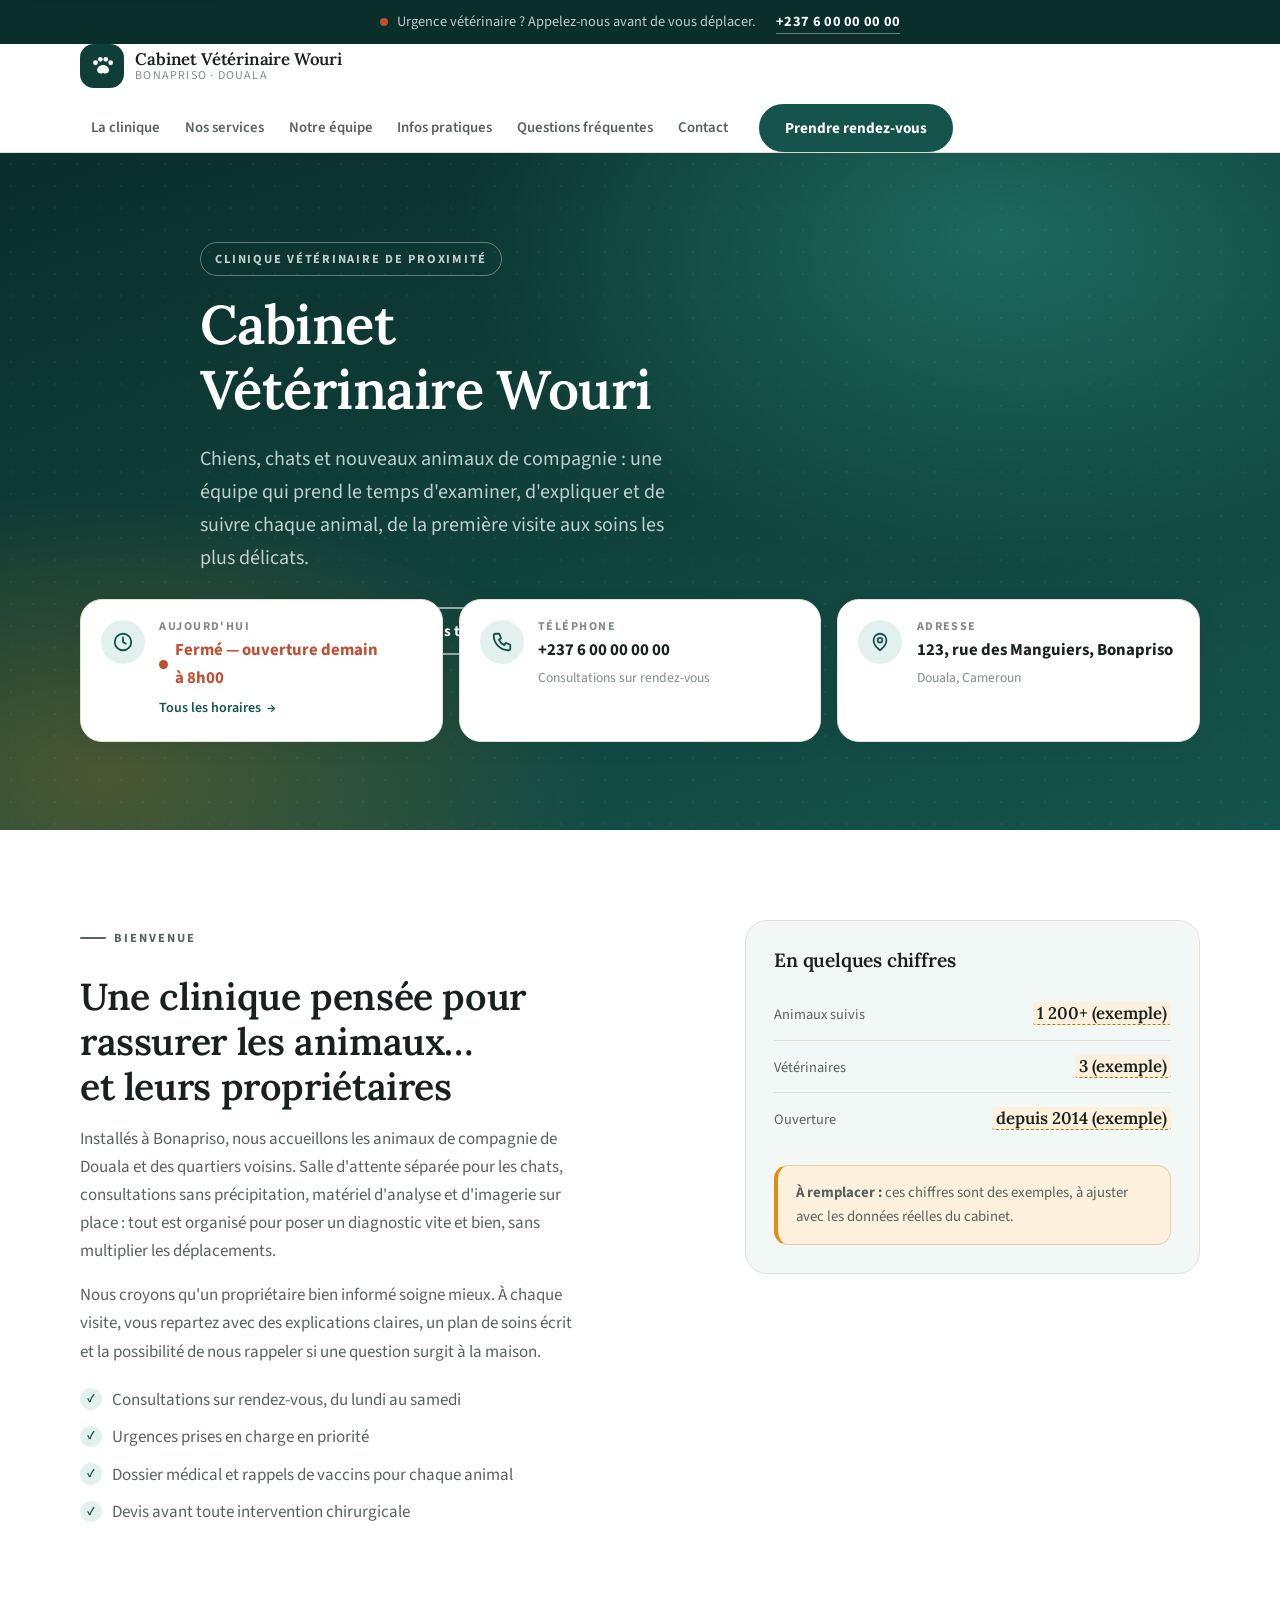
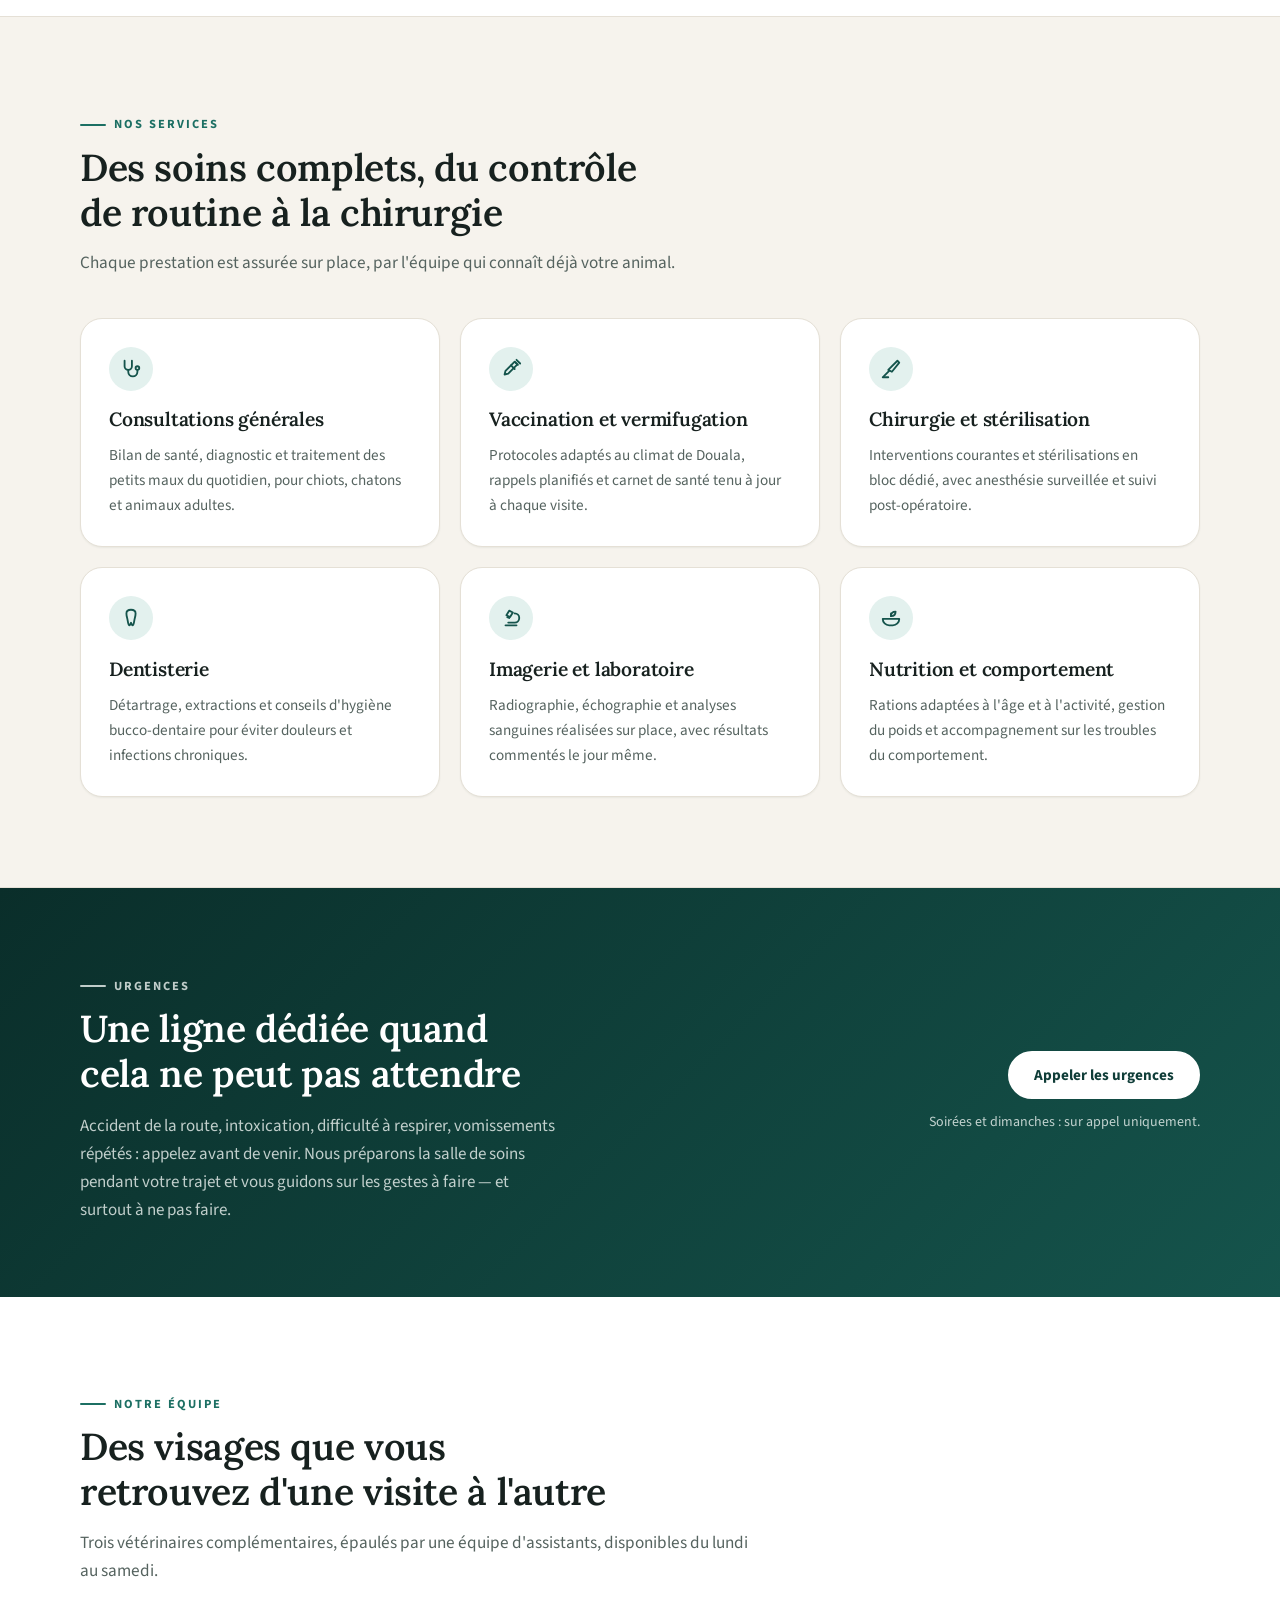
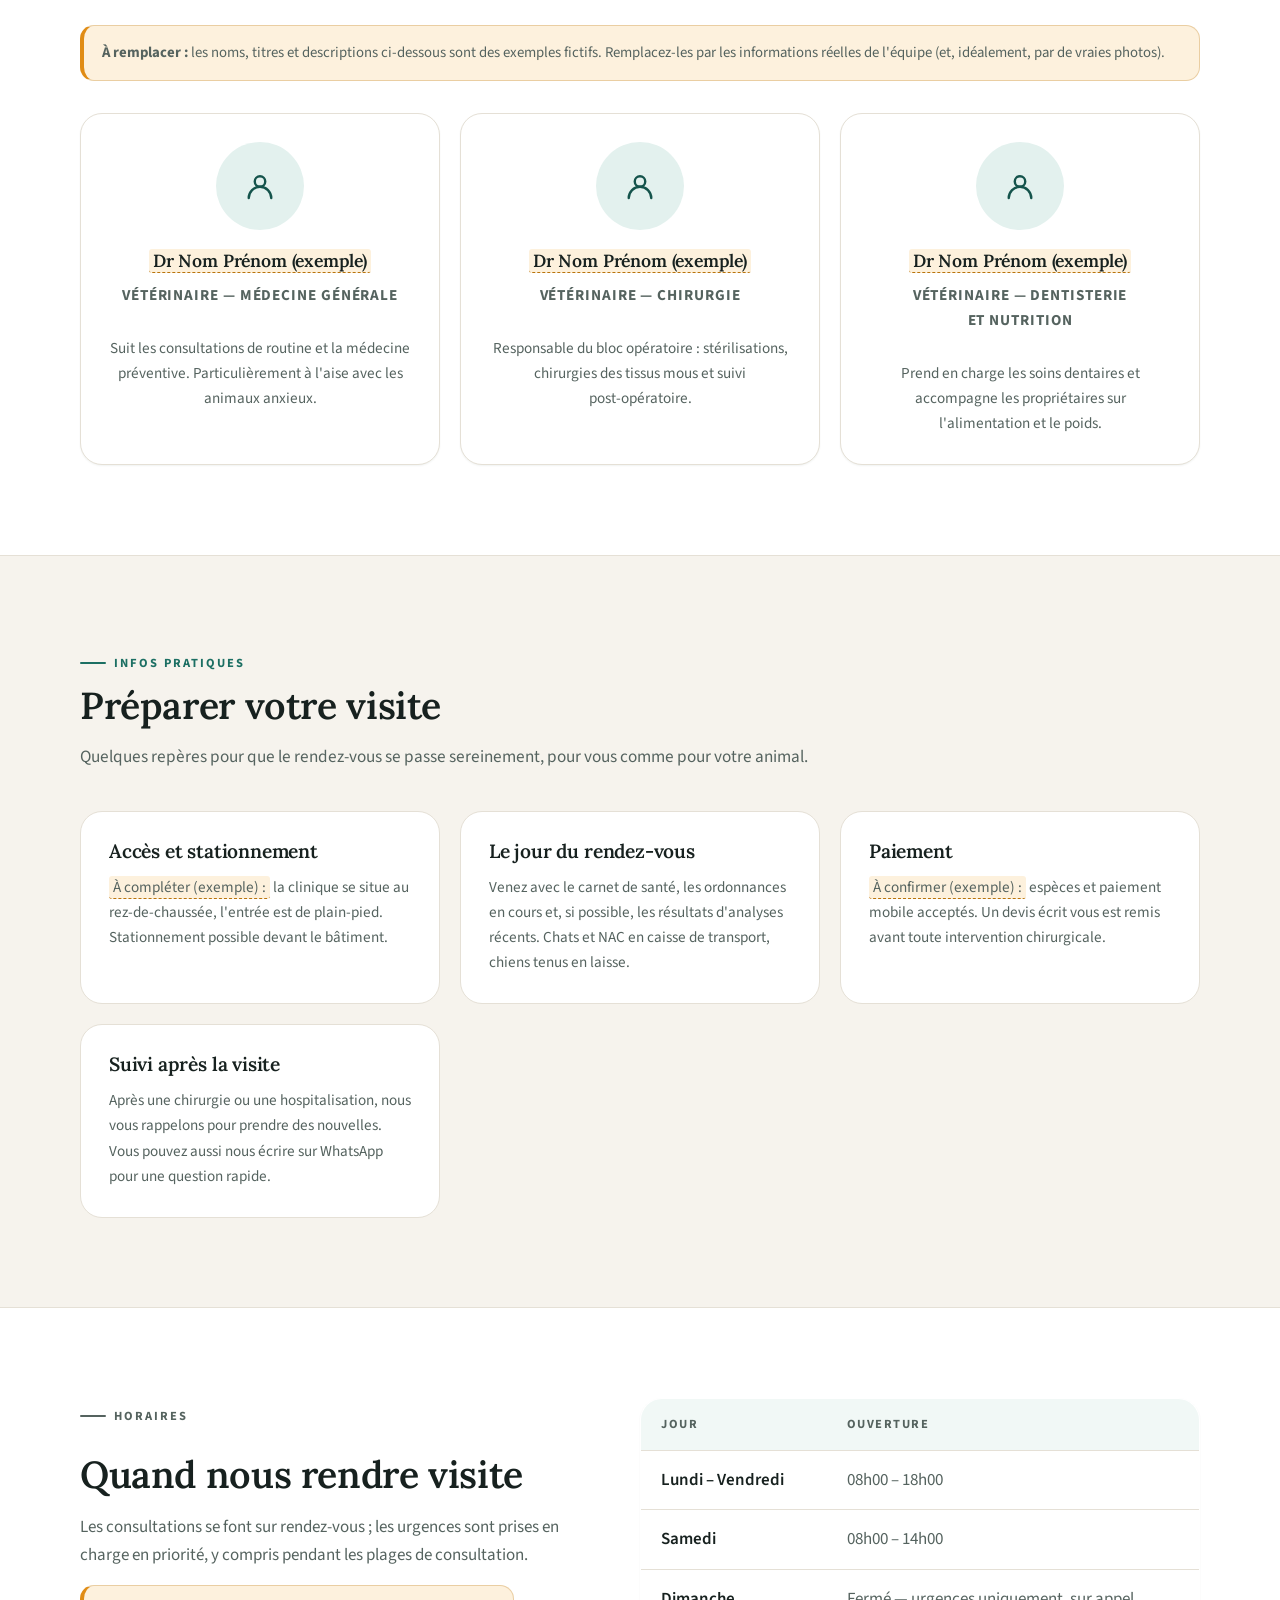
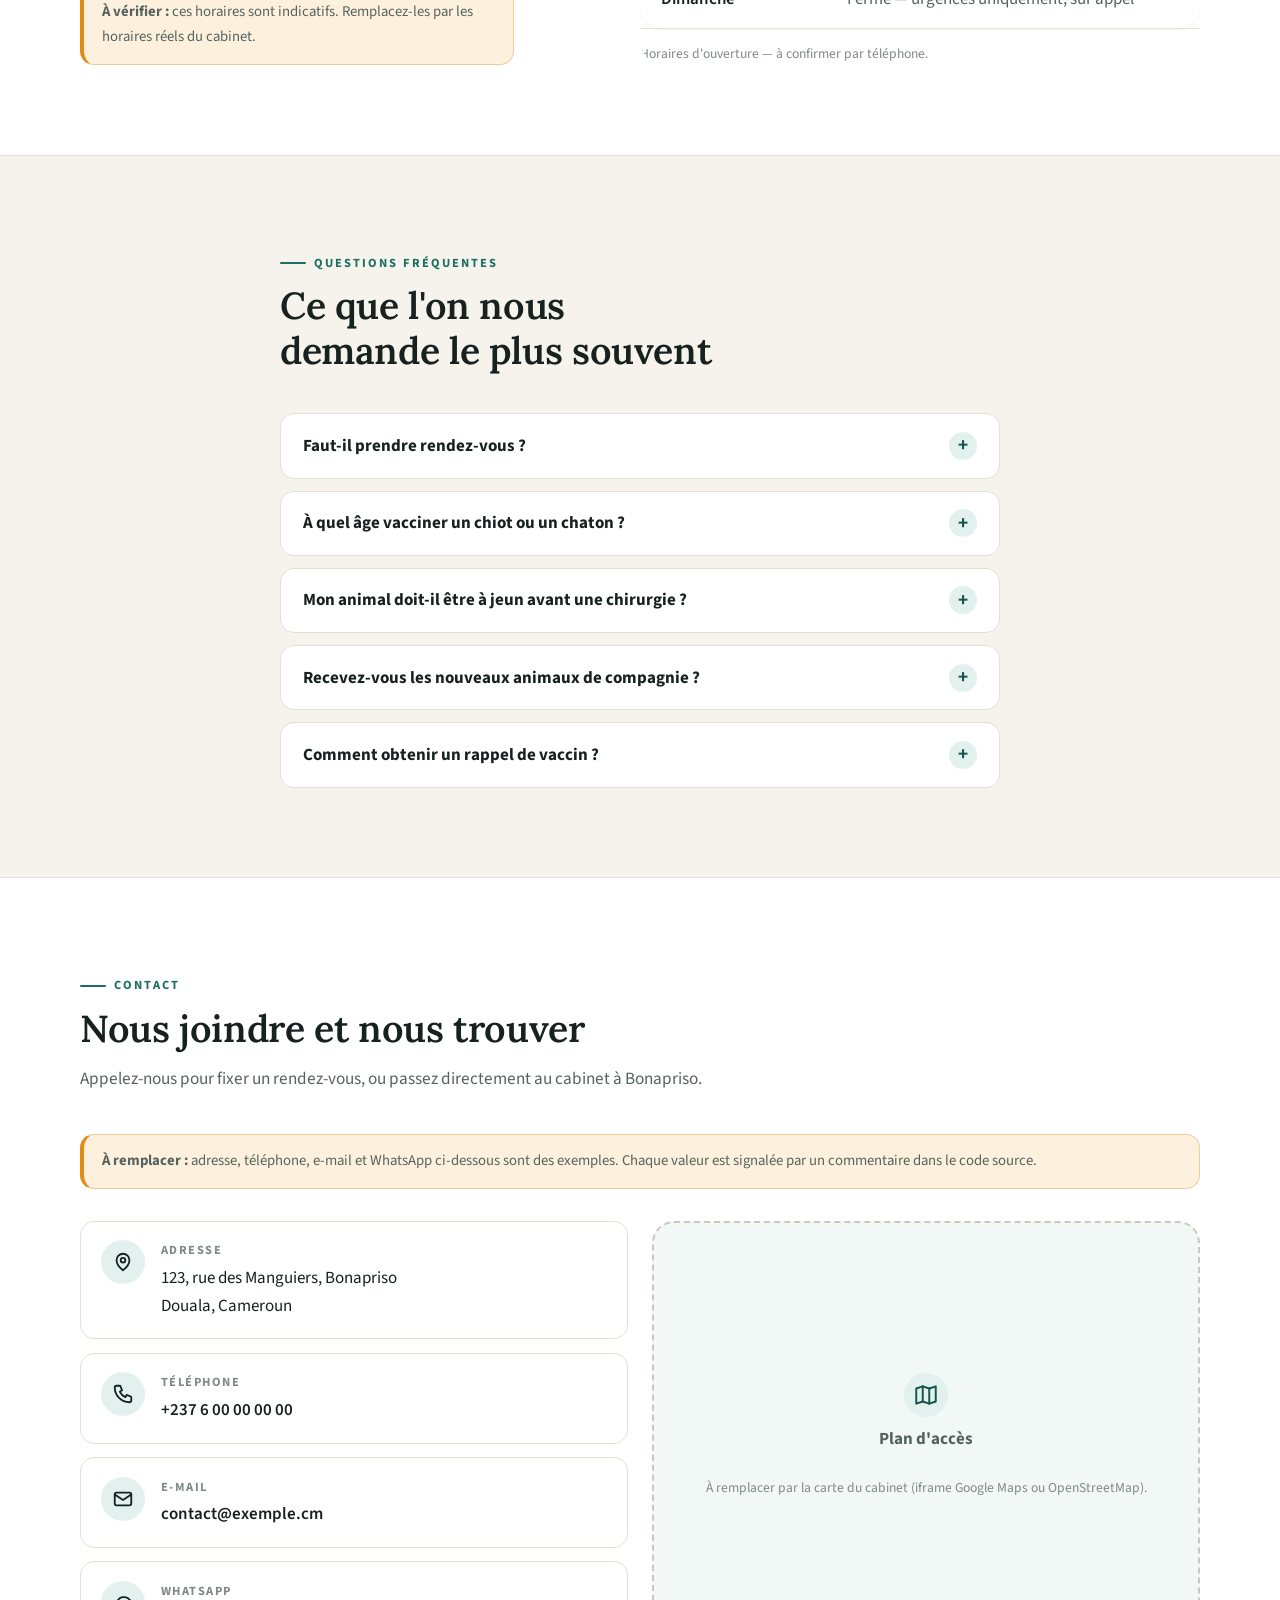
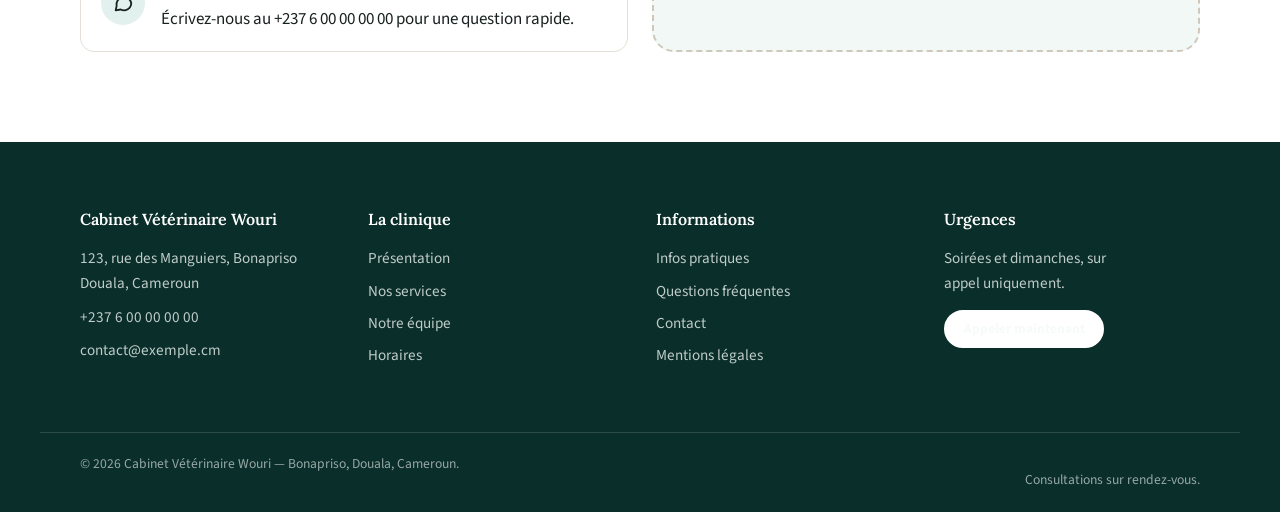
<file: index.html>
<!doctype html>
<html lang="fr">
<head>
<meta charset="utf-8">
<meta name="viewport" content="width=device-width, initial-scale=1">
<title>Cabinet Vétérinaire Wouri — clinique vétérinaire à Douala (Bonapriso)</title>
<meta name="description" content="Clinique vétérinaire à Douala, quartier Bonapriso : consultations, vaccination, chirurgie, imagerie, dentisterie et urgences pour chiens, chats et nouveaux animaux de compagnie.">
<meta name="color-scheme" content="light dark">
<meta name="theme-color" content="#0f3d38">
<meta property="og:type" content="website">
<meta property="og:locale" content="fr_FR">
<meta property="og:title" content="Cabinet Vétérinaire Wouri — clinique vétérinaire à Douala">
<meta property="og:description" content="Une équipe vétérinaire à vos côtés à Bonapriso : médecine préventive, chirurgie, imagerie et urgences.">

<!--
  Aucune règle CSS ni aucun script en ligne dans cette page.

    assets/css/styles.css   → toute la mise en forme (thème clair/sombre, grilles, composants)
    assets/js/main.js       → menu mobile, en-tête compact au défilement, accordéon FAQ,
                              statut « ouvert / fermé » en direct, bouton retour en haut

  Les crochets utilisés par main.js sont les attributs data-* présents ci-dessous :
    data-entete, data-menu, data-menu-bouton, data-statut, data-faq, data-haut, data-annee
  La feuille de style s'appuie sur les mêmes attributs (menu ouvert/fermé, en-tête compact,
  pastille verte ou corail du statut) : renommer un crochet demande de modifier les trois fichiers.
-->
<link rel="preconnect" href="https://fonts.googleapis.com">
<link rel="preconnect" href="https://fonts.gstatic.com" crossorigin>
<link rel="stylesheet" href="https://fonts.googleapis.com/css2?family=Lora:wght@500;600&family=Source+Sans+3:wght@400;600;700&display=swap">
<link rel="stylesheet" href="assets/css/styles.css">
<script src="assets/js/main.js" defer></script>
</head>
<body>

<a class="lien-evitement" href="#contenu">Aller au contenu principal</a>

<!-- Bandeau urgences, en haut de toutes les pages -->
<div class="bandeau">
  <div class="contenu bandeau__inner">
    <p class="bandeau__texte">
      <span class="pastille" aria-hidden="true"></span>
      Urgence vétérinaire&nbsp;? Appelez-nous avant de vous déplacer.
    </p>
    <!-- NUMÉRO FICTIF — remplacer par le vrai numéro d'urgence -->
    <a class="bandeau__lien" href="tel:+237600000000">+237 6 00 00 00 00</a>
  </div>
</div>

<header class="entete" data-entete>
  <div class="contenu entete__inner">

    <!-- Nom du cabinet : à remplacer par le nom réel -->
    <a class="logo" href="#accueil">
      <span class="logo__marque" aria-hidden="true">
        <svg width="26" height="26" viewBox="0 0 24 24" fill="currentColor" focusable="false">
          <circle cx="6" cy="9" r="2.2"/>
          <circle cx="10.5" cy="5.8" r="2.2"/>
          <circle cx="15.5" cy="5.8" r="2.2"/>
          <circle cx="20" cy="9" r="2.2"/>
          <path d="M13 11c2.8 0 5.5 2.1 5.5 4.8 0 2-1.5 3.2-3.4 3.2-1.1 0-1.7-.5-2.1-.5s-1 .5-2.1.5c-1.9 0-3.4-1.2-3.4-3.2C7.5 13.1 10.2 11 13 11z"/>
        </svg>
      </span>
      <span class="logo__texte">
        <strong>Cabinet Vétérinaire Wouri</strong>
        <small>Bonapriso · Douala</small>
      </span>
    </a>

    <button class="burger" type="button" aria-expanded="false" aria-controls="menu-principal" data-menu-bouton>
      <span class="burger__barres" aria-hidden="true"></span>
      <span class="burger__texte">Menu</span>
    </button>

    <nav class="nav" id="menu-principal" aria-label="Navigation principale" data-menu>
      <ul class="nav__liste">
        <li><a href="#clinique">La clinique</a></li>
        <li><a href="#services">Nos services</a></li>
        <li><a href="#equipe">Notre équipe</a></li>
        <li><a href="#infos">Infos pratiques</a></li>
        <li><a href="#faq">Questions fréquentes</a></li>
        <li><a href="#contact">Contact</a></li>
      </ul>
      <!-- NUMÉRO FICTIF — remplacer par le vrai numéro du cabinet -->
      <a class="btn btn--principal nav__cta" href="tel:+237600000000">Prendre rendez-vous</a>
    </nav>

  </div>
</header>

<main id="contenu">

  <!-- ============ Accroche ============ -->
  <section class="hero" id="accueil" aria-labelledby="titre-hero">
    <div class="hero__media" aria-hidden="true"></div>

    <div class="contenu hero__inner">
      <p class="hero__surtitre">Clinique vétérinaire de proximité</p>
      <h1 id="titre-hero">Cabinet Vétérinaire Wouri</h1>
      <p class="hero__texte">
        Chiens, chats et nouveaux animaux de compagnie&nbsp;: une équipe qui prend le temps
        d'examiner, d'expliquer et de suivre chaque animal, de la première visite
        aux soins les plus délicats.
      </p>
      <div class="hero__actions">
        <!-- NUMÉRO FICTIF — remplacer par le vrai numéro du cabinet -->
        <a class="btn btn--clair" href="tel:+237600000000">Appeler la clinique</a>
        <a class="btn btn--fantome" href="#contact">Nous trouver</a>
      </div>
    </div>

    <div class="contenu">
      <ul class="infos-rapides">

        <li class="info-rapide">
          <span class="icone" aria-hidden="true">
            <svg width="22" height="22" viewBox="0 0 24 24" fill="none" stroke="currentColor" stroke-width="2" stroke-linecap="round" stroke-linejoin="round" focusable="false">
              <circle cx="12" cy="12" r="9"/>
              <path d="M12 7v5l3 2"/>
            </svg>
          </span>
          <div>
            <h2>Aujourd'hui</h2>
            <!-- Le texte ci-dessous est remplacé par main.js (ouvert / fermé selon l'heure) -->
            <p class="info-rapide__valeur" data-statut>08h00 – 18h00</p>
            <a class="lien-fleche" href="#horaires">Tous les horaires</a>
          </div>
        </li>

        <li class="info-rapide">
          <span class="icone" aria-hidden="true">
            <svg width="22" height="22" viewBox="0 0 24 24" fill="none" stroke="currentColor" stroke-width="2" stroke-linecap="round" stroke-linejoin="round" focusable="false">
              <path d="M5 3h4l2 5-2.5 1.5a12 12 0 0 0 6 6L16 13l5 2v4a2 2 0 0 1-2 2A16 16 0 0 1 3 5a2 2 0 0 1 2-2z"/>
            </svg>
          </span>
          <div>
            <h2>Téléphone</h2>
            <!-- NUMÉRO FICTIF — remplacer par le vrai numéro du cabinet -->
            <p class="info-rapide__valeur"><a href="tel:+237600000000">+237 6 00 00 00 00</a></p>
            <span class="info-rapide__note">Consultations sur rendez-vous</span>
          </div>
        </li>

        <li class="info-rapide">
          <span class="icone" aria-hidden="true">
            <svg width="22" height="22" viewBox="0 0 24 24" fill="none" stroke="currentColor" stroke-width="2" stroke-linecap="round" stroke-linejoin="round" focusable="false">
              <path d="M12 21s7-5.5 7-11a7 7 0 1 0-14 0c0 5.5 7 11 7 11z"/>
              <circle cx="12" cy="10" r="2.5"/>
            </svg>
          </span>
          <div>
            <h2>Adresse</h2>
            <!-- ADRESSE FICTIVE — remplacer par l'adresse réelle du cabinet -->
            <p class="info-rapide__valeur">123, rue des Manguiers, Bonapriso</p>
            <span class="info-rapide__note">Douala, Cameroun</span>
          </div>
        </li>

      </ul>
    </div>
  </section>

  <!-- ============ Présentation ============ -->
  <section class="section" id="clinique" aria-labelledby="titre-clinique">
    <div class="contenu duo">
      <div class="duo__texte">
        <p class="surtitre">Bienvenue</p>
        <h2 id="titre-clinique">Une clinique pensée pour rassurer les animaux… et leurs propriétaires</h2>
        <p>
          Installés à Bonapriso, nous accueillons les animaux de compagnie de Douala et des
          quartiers voisins. Salle d'attente séparée pour les chats, consultations sans
          précipitation, matériel d'analyse et d'imagerie sur place&nbsp;: tout est organisé
          pour poser un diagnostic vite et bien, sans multiplier les déplacements.
        </p>
        <p>
          Nous croyons qu'un propriétaire bien informé soigne mieux. À chaque visite, vous
          repartez avec des explications claires, un plan de soins écrit et la possibilité
          de nous rappeler si une question surgit à la maison.
        </p>
        <ul class="liste-coches">
          <li>Consultations sur rendez-vous, du lundi au samedi</li>
          <li>Urgences prises en charge en priorité</li>
          <li>Dossier médical et rappels de vaccins pour chaque animal</li>
          <li>Devis avant toute intervention chirurgicale</li>
        </ul>
      </div>

      <aside class="duo__aparte">
        <h3>En quelques chiffres</h3>
        <dl class="chiffres">
          <div>
            <dt>Animaux suivis</dt>
            <dd><span class="placeholder">1 200+ (exemple)</span></dd>
          </div>
          <div>
            <dt>Vétérinaires</dt>
            <dd><span class="placeholder">3 (exemple)</span></dd>
          </div>
          <div>
            <dt>Ouverture</dt>
            <dd><span class="placeholder">depuis 2014 (exemple)</span></dd>
          </div>
        </dl>
        <p class="note">
          <strong>À remplacer&nbsp;:</strong> ces chiffres sont des exemples, à ajuster avec
          les données réelles du cabinet.
        </p>
      </aside>
    </div>
  </section>

  <!-- ============ Services ============ -->
  <section class="section section--claire" id="services" aria-labelledby="titre-services">
    <div class="contenu">
      <header class="section__entete">
        <p class="surtitre">Nos services</p>
        <h2 id="titre-services">Des soins complets, du contrôle de routine à la chirurgie</h2>
        <p class="section__intro">
          Chaque prestation est assurée sur place, par l'équipe qui connaît déjà votre animal.
        </p>
      </header>

      <div class="grille grille--3">

        <article class="carte">
          <span class="icone" aria-hidden="true">
            <svg width="22" height="22" viewBox="0 0 24 24" fill="none" stroke="currentColor" stroke-width="2" stroke-linecap="round" stroke-linejoin="round" focusable="false">
              <path d="M5 3v6a4 4 0 0 0 8 0V3"/>
              <path d="M9 13v2a5 5 0 0 0 10 0v-2"/>
              <circle cx="19" cy="11" r="2"/>
            </svg>
          </span>
          <h3>Consultations générales</h3>
          <p>Bilan de santé, diagnostic et traitement des petits maux du quotidien, pour chiots, chatons et animaux adultes.</p>
        </article>

        <article class="carte">
          <span class="icone" aria-hidden="true">
            <svg width="22" height="22" viewBox="0 0 24 24" fill="none" stroke="currentColor" stroke-width="2" stroke-linecap="round" stroke-linejoin="round" focusable="false">
              <path d="M18 2l4 4"/>
              <path d="M16.5 4.5l3 3"/>
              <path d="M19 7L9 17l-4 1 1-4L16 4z"/>
              <path d="M12 8l4 4"/>
            </svg>
          </span>
          <h3>Vaccination et vermifugation</h3>
          <p>Protocoles adaptés au climat de Douala, rappels planifiés et carnet de santé tenu à jour à chaque visite.</p>
        </article>

        <article class="carte">
          <span class="icone" aria-hidden="true">
            <svg width="22" height="22" viewBox="0 0 24 24" fill="none" stroke="currentColor" stroke-width="2" stroke-linecap="round" stroke-linejoin="round" focusable="false">
              <path d="M4 20l6-6"/>
              <path d="M9 13L19 3l2 2-8 10z"/>
              <path d="M3 21h6"/>
            </svg>
          </span>
          <h3>Chirurgie et stérilisation</h3>
          <p>Interventions courantes et stérilisations en bloc dédié, avec anesthésie surveillée et suivi post-opératoire.</p>
        </article>

        <article class="carte">
          <span class="icone" aria-hidden="true">
            <svg width="22" height="22" viewBox="0 0 24 24" fill="none" stroke="currentColor" stroke-width="2" stroke-linecap="round" stroke-linejoin="round" focusable="false">
              <path d="M12 3c3 0 5 1.5 5 4 0 3-1 5-1.5 8.5C15.2 18 14.6 20 13.5 20S12.6 17 12 17s-.4 3-1.5 3S8.8 18 8.5 15.5C8 12 7 10 7 7c0-2.5 2-4 5-4z"/>
            </svg>
          </span>
          <h3>Dentisterie</h3>
          <p>Détartrage, extractions et conseils d'hygiène bucco-dentaire pour éviter douleurs et infections chroniques.</p>
        </article>

        <article class="carte">
          <span class="icone" aria-hidden="true">
            <svg width="22" height="22" viewBox="0 0 24 24" fill="none" stroke="currentColor" stroke-width="2" stroke-linecap="round" stroke-linejoin="round" focusable="false">
              <path d="M6 20h12"/>
              <path d="M9 17h7a5 5 0 0 0 0-10"/>
              <path d="M10 4l4 2-3 5-4-2z"/>
              <path d="M8 11l2 1"/>
            </svg>
          </span>
          <h3>Imagerie et laboratoire</h3>
          <p>Radiographie, échographie et analyses sanguines réalisées sur place, avec résultats commentés le jour même.</p>
        </article>

        <article class="carte">
          <span class="icone" aria-hidden="true">
            <svg width="22" height="22" viewBox="0 0 24 24" fill="none" stroke="currentColor" stroke-width="2" stroke-linecap="round" stroke-linejoin="round" focusable="false">
              <path d="M3 13h18a7 7 0 0 1-7 7h-4a7 7 0 0 1-7-7z"/>
              <path d="M12 10c0-3 2-5 5-5 0 3-2 5-5 5z"/>
              <path d="M12 10V7"/>
            </svg>
          </span>
          <h3>Nutrition et comportement</h3>
          <p>Rations adaptées à l'âge et à l'activité, gestion du poids et accompagnement sur les troubles du comportement.</p>
        </article>

      </div>
    </div>
  </section>

  <!-- ============ Urgences ============ -->
  <section class="urgences" aria-labelledby="titre-urgences">
    <div class="contenu urgences__inner">
      <div>
        <p class="surtitre surtitre--clair">Urgences</p>
        <h2 id="titre-urgences">Une ligne dédiée quand cela ne peut pas attendre</h2>
        <p>
          Accident de la route, intoxication, difficulté à respirer, vomissements répétés&nbsp;:
          appelez avant de venir. Nous préparons la salle de soins pendant votre trajet et
          vous guidons sur les gestes à faire — et surtout à ne pas faire.
        </p>
      </div>
      <div class="urgences__actions">
        <!-- NUMÉRO FICTIF — remplacer par le vrai numéro d'urgence -->
        <a class="btn btn--clair" href="tel:+237600000000">Appeler les urgences</a>
        <p class="urgences__note">Soirées et dimanches&nbsp;: sur appel uniquement.</p>
      </div>
    </div>
  </section>

  <!-- ============ Équipe ============ -->
  <section class="section" id="equipe" aria-labelledby="titre-equipe">
    <div class="contenu">
      <header class="section__entete">
        <p class="surtitre">Notre équipe</p>
        <h2 id="titre-equipe">Des visages que vous retrouvez d'une visite à l'autre</h2>
        <p class="section__intro">
          Trois vétérinaires complémentaires, épaulés par une équipe d'assistants, disponibles
          du lundi au samedi.
        </p>
      </header>

      <p class="note">
        <strong>À remplacer&nbsp;:</strong> les noms, titres et descriptions ci-dessous sont des
        exemples fictifs. Remplacez-les par les informations réelles de l'équipe (et, idéalement,
        par de vraies photos).
      </p>

      <div class="grille grille--3">

        <!-- Vétérinaire 1 : nom, photo et bio à remplacer -->
        <article class="carte carte--personne">
          <div class="portrait" aria-hidden="true">
            <svg width="36" height="36" viewBox="0 0 24 24" fill="none" stroke="currentColor" stroke-width="1.6" stroke-linecap="round" stroke-linejoin="round" focusable="false">
              <circle cx="12" cy="9" r="3.5"/>
              <path d="M4.5 20a7.5 7.5 0 0 1 15 0"/>
            </svg>
          </div>
          <h3><span class="placeholder">Dr Nom Prénom (exemple)</span></h3>
          <p class="role">Vétérinaire — médecine générale</p>
          <p>Suit les consultations de routine et la médecine préventive. Particulièrement à l'aise avec les animaux anxieux.</p>
        </article>

        <!-- Vétérinaire 2 : nom, photo et bio à remplacer -->
        <article class="carte carte--personne">
          <div class="portrait" aria-hidden="true">
            <svg width="36" height="36" viewBox="0 0 24 24" fill="none" stroke="currentColor" stroke-width="1.6" stroke-linecap="round" stroke-linejoin="round" focusable="false">
              <circle cx="12" cy="9" r="3.5"/>
              <path d="M4.5 20a7.5 7.5 0 0 1 15 0"/>
            </svg>
          </div>
          <h3><span class="placeholder">Dr Nom Prénom (exemple)</span></h3>
          <p class="role">Vétérinaire — chirurgie</p>
          <p>Responsable du bloc opératoire&nbsp;: stérilisations, chirurgies des tissus mous et suivi post-opératoire.</p>
        </article>

        <!-- Vétérinaire 3 : nom, photo et bio à remplacer -->
        <article class="carte carte--personne">
          <div class="portrait" aria-hidden="true">
            <svg width="36" height="36" viewBox="0 0 24 24" fill="none" stroke="currentColor" stroke-width="1.6" stroke-linecap="round" stroke-linejoin="round" focusable="false">
              <circle cx="12" cy="9" r="3.5"/>
              <path d="M4.5 20a7.5 7.5 0 0 1 15 0"/>
            </svg>
          </div>
          <h3><span class="placeholder">Dr Nom Prénom (exemple)</span></h3>
          <p class="role">Vétérinaire — dentisterie et nutrition</p>
          <p>Prend en charge les soins dentaires et accompagne les propriétaires sur l'alimentation et le poids.</p>
        </article>

      </div>
    </div>
  </section>

  <!-- ============ Infos pratiques ============ -->
  <section class="section section--claire" id="infos" aria-labelledby="titre-infos">
    <div class="contenu">
      <header class="section__entete">
        <p class="surtitre">Infos pratiques</p>
        <h2 id="titre-infos">Préparer votre visite</h2>
        <p class="section__intro">
          Quelques repères pour que le rendez-vous se passe sereinement, pour vous comme pour votre animal.
        </p>
      </header>

      <div class="grille grille--2">

        <article class="carte carte--plate">
          <h3>Accès et stationnement</h3>
          <p>
            <span class="placeholder">À compléter (exemple)&nbsp;:</span> la clinique se situe au
            rez-de-chaussée, l'entrée est de plain-pied. Stationnement possible devant le bâtiment.
          </p>
        </article>

        <article class="carte carte--plate">
          <h3>Le jour du rendez-vous</h3>
          <p>
            Venez avec le carnet de santé, les ordonnances en cours et, si possible, les résultats
            d'analyses récents. Chats et NAC en caisse de transport, chiens tenus en laisse.
          </p>
        </article>

        <article class="carte carte--plate">
          <h3>Paiement</h3>
          <p>
            <span class="placeholder">À confirmer (exemple)&nbsp;:</span> espèces et paiement mobile
            acceptés. Un devis écrit vous est remis avant toute intervention chirurgicale.
          </p>
        </article>

        <article class="carte carte--plate">
          <h3>Suivi après la visite</h3>
          <p>
            Après une chirurgie ou une hospitalisation, nous vous rappelons pour prendre des nouvelles.
            Vous pouvez aussi nous écrire sur WhatsApp pour une question rapide.
          </p>
        </article>

      </div>
    </div>
  </section>

  <!-- ============ Horaires ============ -->
  <section class="section" id="horaires" aria-labelledby="titre-horaires">
    <div class="contenu duo duo--inverse">
      <div class="duo__texte">
        <p class="surtitre">Horaires</p>
        <h2 id="titre-horaires">Quand nous rendre visite</h2>
        <p>
          Les consultations se font sur rendez-vous&nbsp;; les urgences sont prises en charge en
          priorité, y compris pendant les plages de consultation.
        </p>
        <p class="note">
          <strong>À vérifier&nbsp;:</strong> ces horaires sont indicatifs. Remplacez-les par les
          horaires réels du cabinet.
        </p>
      </div>

      <!-- Horaires : à remplacer par les horaires réels du cabinet -->
      <table class="horaires">
        <caption>Horaires d'ouverture — à confirmer par téléphone.</caption>
        <thead>
          <tr>
            <th scope="col">Jour</th>
            <th scope="col">Ouverture</th>
          </tr>
        </thead>
        <tbody>
          <tr>
            <th scope="row">Lundi – Vendredi</th>
            <td>08h00 – 18h00</td>
          </tr>
          <tr>
            <th scope="row">Samedi</th>
            <td>08h00 – 14h00</td>
          </tr>
          <tr>
            <th scope="row">Dimanche</th>
            <td>Fermé — urgences uniquement, sur appel</td>
          </tr>
        </tbody>
      </table>
    </div>
  </section>

  <!-- ============ FAQ ============ -->
  <section class="section section--claire" id="faq" aria-labelledby="titre-faq">
    <div class="contenu contenu--etroit">
      <header class="section__entete">
        <p class="surtitre">Questions fréquentes</p>
        <h2 id="titre-faq">Ce que l'on nous demande le plus souvent</h2>
      </header>

      <div class="faq" data-faq>

        <details class="faq__item">
          <summary>Faut-il prendre rendez-vous&nbsp;?</summary>
          <div class="faq__reponse">
            <p>
              Oui pour les consultations, afin de limiter l'attente. Les urgences, elles, sont
              reçues sans rendez-vous&nbsp;: appelez-nous simplement avant de partir.
            </p>
          </div>
        </details>

        <details class="faq__item">
          <summary>À quel âge vacciner un chiot ou un chaton&nbsp;?</summary>
          <div class="faq__reponse">
            <p>
              La primo-vaccination commence généralement vers 8 semaines, avec un rappel trois à
              quatre semaines plus tard. Le protocole exact dépend de l'animal et de son mode de vie.
            </p>
          </div>
        </details>

        <details class="faq__item">
          <summary>Mon animal doit-il être à jeun avant une chirurgie&nbsp;?</summary>
          <div class="faq__reponse">
            <p>
              Oui&nbsp;: pas de nourriture la nuit précédant l'intervention, mais l'eau reste à
              disposition. Les consignes précises vous sont remises lors de la consultation pré-opératoire.
            </p>
          </div>
        </details>

        <details class="faq__item">
          <summary>Recevez-vous les nouveaux animaux de compagnie&nbsp;?</summary>
          <div class="faq__reponse">
            <p>
              Lapins, cochons d'Inde et rongeurs sont reçus en consultation. Pour les reptiles et
              les oiseaux, appelez-nous&nbsp;: nous vous dirons si nous pouvons les prendre en charge.
            </p>
          </div>
        </details>

        <details class="faq__item">
          <summary>Comment obtenir un rappel de vaccin&nbsp;?</summary>
          <div class="faq__reponse">
            <p>
              Chaque animal suivi a un dossier chez nous&nbsp;; nous vous prévenons avant l'échéance.
              Vous pouvez aussi nous appeler pour vérifier la date du prochain rappel.
            </p>
          </div>
        </details>

      </div>
    </div>
  </section>

  <!-- ============ Contact ============ -->
  <section class="section" id="contact" aria-labelledby="titre-contact">
    <div class="contenu">
      <header class="section__entete">
        <p class="surtitre">Contact</p>
        <h2 id="titre-contact">Nous joindre et nous trouver</h2>
        <p class="section__intro">
          Appelez-nous pour fixer un rendez-vous, ou passez directement au cabinet à Bonapriso.
        </p>
      </header>

      <p class="note">
        <strong>À remplacer&nbsp;:</strong> adresse, téléphone, e-mail et WhatsApp ci-dessous sont
        des exemples. Chaque valeur est signalée par un commentaire dans le code source.
      </p>

      <div class="contact">
        <ul class="contact__liste">

          <li>
            <span class="icone" aria-hidden="true">
              <svg width="22" height="22" viewBox="0 0 24 24" fill="none" stroke="currentColor" stroke-width="2" stroke-linecap="round" stroke-linejoin="round" focusable="false">
                <path d="M12 21s7-5.5 7-11a7 7 0 1 0-14 0c0 5.5 7 11 7 11z"/>
                <circle cx="12" cy="10" r="2.5"/>
              </svg>
            </span>
            <div>
              <strong>Adresse</strong>
              <!-- ADRESSE FICTIVE — remplacer par l'adresse réelle du cabinet -->
              <span>123, rue des Manguiers, Bonapriso<br>Douala, Cameroun</span>
            </div>
          </li>

          <li>
            <span class="icone" aria-hidden="true">
              <svg width="22" height="22" viewBox="0 0 24 24" fill="none" stroke="currentColor" stroke-width="2" stroke-linecap="round" stroke-linejoin="round" focusable="false">
                <path d="M5 3h4l2 5-2.5 1.5a12 12 0 0 0 6 6L16 13l5 2v4a2 2 0 0 1-2 2A16 16 0 0 1 3 5a2 2 0 0 1 2-2z"/>
              </svg>
            </span>
            <div>
              <strong>Téléphone</strong>
              <!-- NUMÉRO FICTIF — remplacer par le vrai numéro du cabinet -->
              <a href="tel:+237600000000">+237 6 00 00 00 00</a>
            </div>
          </li>

          <li>
            <span class="icone" aria-hidden="true">
              <svg width="22" height="22" viewBox="0 0 24 24" fill="none" stroke="currentColor" stroke-width="2" stroke-linecap="round" stroke-linejoin="round" focusable="false">
                <rect x="3" y="5" width="18" height="14" rx="2"/>
                <path d="M3 7l9 6 9-6"/>
              </svg>
            </span>
            <div>
              <strong>E-mail</strong>
              <!-- E-MAIL FICTIF — remplacer par l'adresse e-mail réelle -->
              <a href="mailto:contact@exemple.cm">contact@exemple.cm</a>
            </div>
          </li>

          <li>
            <span class="icone" aria-hidden="true">
              <svg width="22" height="22" viewBox="0 0 24 24" fill="none" stroke="currentColor" stroke-width="2" stroke-linecap="round" stroke-linejoin="round" focusable="false">
                <path d="M21 12a8 8 0 0 1-11.6 7.1L4 20l1-4.6A8 8 0 1 1 21 12z"/>
              </svg>
            </span>
            <div>
              <strong>WhatsApp</strong>
              <!-- NUMÉRO WHATSAPP FICTIF — remplacer par le vrai numéro WhatsApp -->
              <span>Écrivez-nous au +237 6 00 00 00 00 pour une question rapide.</span>
            </div>
          </li>

        </ul>

        <!-- Emplacement de la carte : insérer ici l'iframe Google Maps ou OpenStreetMap du cabinet -->
        <div class="carte-plan">
          <div class="carte-plan__vide">
            <span class="icone" aria-hidden="true">
              <svg width="26" height="26" viewBox="0 0 24 24" fill="none" stroke="currentColor" stroke-width="1.8" stroke-linecap="round" stroke-linejoin="round" focusable="false">
                <path d="M9 4L3 6v14l6-2 6 2 6-2V4l-6 2-6-2z"/>
                <path d="M9 4v14M15 6v14"/>
              </svg>
            </span>
            <p><strong>Plan d'accès</strong></p>
            <p class="note note--discrete">
              À remplacer par la carte du cabinet (iframe Google&nbsp;Maps ou OpenStreetMap).
            </p>
          </div>
        </div>
      </div>
    </div>
  </section>

</main>

<footer class="pied">
  <div class="contenu pied__grille">

    <div class="pied__bloc">
      <!-- Nom du cabinet : à remplacer par le nom réel -->
      <p class="pied__titre">Cabinet Vétérinaire Wouri</p>
      <p>
        123, rue des Manguiers, Bonapriso<br>
        Douala, Cameroun
      </p>
      <!-- NUMÉRO FICTIF — à remplacer -->
      <p><a href="tel:+237600000000">+237 6 00 00 00 00</a></p>
      <!-- E-MAIL FICTIF — à remplacer -->
      <p><a href="mailto:contact@exemple.cm">contact@exemple.cm</a></p>
    </div>

    <nav class="pied__bloc" aria-label="Plan du site">
      <p class="pied__titre">La clinique</p>
      <ul>
        <li><a href="#clinique">Présentation</a></li>
        <li><a href="#services">Nos services</a></li>
        <li><a href="#equipe">Notre équipe</a></li>
        <li><a href="#horaires">Horaires</a></li>
      </ul>
    </nav>

    <nav class="pied__bloc" aria-label="Informations">
      <p class="pied__titre">Informations</p>
      <ul>
        <li><a href="#infos">Infos pratiques</a></li>
        <li><a href="#faq">Questions fréquentes</a></li>
        <li><a href="#contact">Contact</a></li>
        <!-- Pages à créer si besoin -->
        <li><a href="#">Mentions légales</a></li>
      </ul>
    </nav>

    <div class="pied__bloc">
      <p class="pied__titre">Urgences</p>
      <p>Soirées et dimanches, sur appel uniquement.</p>
      <!-- NUMÉRO FICTIF — à remplacer -->
      <a class="btn btn--clair btn--petit" href="tel:+237600000000">Appeler maintenant</a>
    </div>

  </div>

  <div class="contenu pied__bas">
    <p>© <span data-annee>2026</span> Cabinet Vétérinaire Wouri — Bonapriso, Douala, Cameroun.</p>
    <p>Consultations sur rendez-vous.</p>
  </div>
</footer>

<button class="haut" type="button" data-haut hidden>
  <span class="sr-only">Revenir en haut de la page</span>
  <svg width="20" height="20" viewBox="0 0 24 24" fill="none" stroke="currentColor" stroke-width="2.2" stroke-linecap="round" stroke-linejoin="round" aria-hidden="true" focusable="false">
    <path d="M12 19V5"/>
    <path d="M5 12l7-7 7 7"/>
  </svg>
</button>

<!-- Données structurées : valeurs fictives, à remplacer en même temps que le contenu de la page -->
<script type="application/ld+json">
{
  "@context": "https://schema.org",
  "@type": "VeterinaryCare",
  "name": "Cabinet Vétérinaire Wouri",
  "description": "Clinique vétérinaire à Douala (Bonapriso) : consultations, vaccination, chirurgie, imagerie, dentisterie et urgences.",
  "address": {
    "@type": "PostalAddress",
    "streetAddress": "123, rue des Manguiers, Bonapriso",
    "addressLocality": "Douala",
    "addressCountry": "CM"
  },
  "telephone": "+237600000000",
  "email": "contact@exemple.cm",
  "openingHoursSpecification": [
    {
      "@type": "OpeningHoursSpecification",
      "dayOfWeek": ["Monday", "Tuesday", "Wednesday", "Thursday", "Friday"],
      "opens": "08:00",
      "closes": "18:00"
    },
    {
      "@type": "OpeningHoursSpecification",
      "dayOfWeek": "Saturday",
      "opens": "08:00",
      "closes": "14:00"
    }
  ]
}
</script>

</body>
</html>
</file>
<file: assets/css/styles.css>
/* =========================================================================
   Cabinet Vétérinaire Wouri — feuille de style du site
   -------------------------------------------------------------------------
   Cette feuille est écrite POUR le balisage de index.html : les sélecteurs
   reprennent exactement les classes et les attributs data-* de la page
   (bandeau, entete, hero, infos-rapides, carte, urgences, faq, pied…).
   Les crochets data-* sont pilotés par assets/js/main.js.

   Sommaire
     1.  Variables de thème
     2.  Réinitialisation et éléments de base
     3.  Typographie
     4.  Conteneurs et utilitaires
     5.  Bandeau d'urgence
     6.  En-tête, navigation, menu mobile
     7.  Boutons
     8.  Accroche (hero) et infos rapides
     9.  Sections et en-têtes de section
     10. Blocs deux colonnes, chiffres, listes, encarts
     11. Grilles et cartes
     12. Bandeau urgences
     13. Tableau des horaires
     14. FAQ
     15. Contact et plan
     16. Pied de page et bouton « haut »
     17. Adaptatif, mouvement réduit, impression
   ========================================================================= */

/* -------------------------------------------------------------------------
   1. Variables de thème
   ------------------------------------------------------------------------- */

:root {
  /* Palette — vert profond rassurant + ambre chaleureux */
  --vert-900: #0a2e2a;
  --vert-800: #0f3d38;
  --vert-700: #15544c;
  --vert-600: #1c6f63;
  --vert-500: #2a8d7d;
  --vert-100: #e3f1ee;
  --vert-050: #f1f8f6;

  --ambre-600: #b9740c;
  --ambre-500: #e08c15;
  --ambre-100: #fdf1dd;

  --corail-600: #c04f32;
  --corail-100: #fceae4;

  /* Surfaces et texte */
  --fond: #ffffff;
  --fond-doux: #f6f3ed;
  --fond-creux: #efeae1;
  --surface: #ffffff;
  --bordure: #e5e0d6;
  --bordure-forte: #cfc8ba;

  --texte: #17211f;
  --texte-doux: #55635f;
  --texte-pale: #7f8b87;
  --sur-sombre: #f3f8f6;
  --sur-sombre-doux: rgba(243, 248, 246, 0.78);

  --accent: var(--vert-600);
  --accent-fort: var(--vert-700);
  --focus: var(--vert-500);

  /* Typographie */
  --police-titre: 'Lora', Georgia, 'Times New Roman', serif;
  --police-texte: 'Source Sans 3', system-ui, -apple-system, 'Segoe UI', Roboto,
    'Helvetica Neue', Arial, sans-serif;

  /* Rythme */
  --rayon-s: 8px;
  --rayon-m: 14px;
  --rayon-l: 22px;
  --rayon-pilule: 999px;

  --ombre-s: 0 1px 2px rgba(10, 46, 42, 0.06);
  --ombre-m: 0 6px 20px rgba(10, 46, 42, 0.08);
  --ombre-l: 0 18px 48px rgba(10, 46, 42, 0.14);

  --hauteur-entete: 5rem;
  --transition: 180ms cubic-bezier(0.2, 0, 0.2, 1);

  color-scheme: light dark;
}

@media (prefers-color-scheme: dark) {
  :root {
    --fond: #101817;
    --fond-doux: #16201e;
    --fond-creux: #1c2725;
    --surface: #182220;
    --bordure: #2a3734;
    --bordure-forte: #3d4b47;

    --texte: #e9efec;
    --texte-doux: #a8b6b2;
    --texte-pale: #83918d;

    --vert-100: #1b3833;
    --vert-050: #162926;
    --ambre-100: #33260f;
    --corail-100: #3a221b;

    --accent: #5cc0ac;
    --accent-fort: #7fd3c1;
    --focus: #5cc0ac;

    --ombre-s: 0 1px 2px rgba(0, 0, 0, 0.45);
    --ombre-m: 0 6px 20px rgba(0, 0, 0, 0.45);
    --ombre-l: 0 18px 48px rgba(0, 0, 0, 0.55);
  }
}

/* -------------------------------------------------------------------------
   2. Réinitialisation et éléments de base
   ------------------------------------------------------------------------- */

*,
*::before,
*::after {
  box-sizing: border-box;
}

* {
  margin: 0;
}

html {
  -webkit-text-size-adjust: 100%;
  scroll-behavior: smooth;
  scroll-padding-top: calc(var(--hauteur-entete) + 1.5rem);
}

body {
  min-height: 100vh;
  background-color: var(--fond);
  color: var(--texte);
  font-family: var(--police-texte);
  font-size: clamp(1rem, 0.97rem + 0.15vw, 1.0625rem);
  line-height: 1.65;
  -webkit-font-smoothing: antialiased;
}

img,
svg,
video,
iframe {
  display: block;
  max-width: 100%;
}

button {
  font: inherit;
  color: inherit;
  cursor: pointer;
}

:focus-visible {
  outline: 3px solid var(--focus);
  outline-offset: 2px;
  border-radius: var(--rayon-s);
}

::selection {
  background-color: var(--vert-100);
  color: var(--vert-900);
}

/* -------------------------------------------------------------------------
   3. Typographie
   ------------------------------------------------------------------------- */

h1,
h2,
h3 {
  font-family: var(--police-titre);
  font-weight: 600;
  line-height: 1.2;
  letter-spacing: -0.01em;
  text-wrap: balance;
  color: var(--texte);
}

h1 {
  font-size: clamp(2.1rem, 1.5rem + 2.6vw, 3.4rem);
}

h2 {
  font-size: clamp(1.6rem, 1.25rem + 1.5vw, 2.35rem);
}

h3 {
  font-size: 1.2rem;
}

p {
  text-wrap: pretty;
}

p + p {
  margin-top: 1rem;
}

a {
  color: var(--accent-fort);
  text-decoration-thickness: 1px;
  text-underline-offset: 0.18em;
  transition: color var(--transition);
}

a:hover {
  color: var(--accent);
}

strong {
  font-weight: 700;
}

.surtitre {
  display: inline-flex;
  align-items: center;
  gap: 0.55rem;
  margin-bottom: 0.6rem;
  font-size: 0.78rem;
  font-weight: 700;
  letter-spacing: 0.16em;
  text-transform: uppercase;
  color: var(--accent);
}

.surtitre::before {
  content: '';
  width: 1.6rem;
  height: 2px;
  border-radius: 2px;
  background-color: currentColor;
}

.surtitre--clair {
  color: var(--ambre-500);
}

.role {
  font-size: 0.85rem;
  font-weight: 700;
  letter-spacing: 0.06em;
  text-transform: uppercase;
  color: var(--accent);
}

/* Valeurs d'exemple laissées dans la page : visibles sans être criardes. */
.placeholder {
  background-color: var(--ambre-100);
  border-bottom: 1px dashed var(--ambre-600);
  border-radius: 3px;
  padding: 0 0.25em;
  color: inherit;
}

/* -------------------------------------------------------------------------
   4. Conteneurs et utilitaires
   ------------------------------------------------------------------------- */

.contenu {
  width: 100%;
  max-width: 75rem;
  margin-inline: auto;
  padding-inline: clamp(1.25rem, 5vw, 2.5rem);
}

.contenu--etroit {
  max-width: 50rem;
}

.sr-only {
  position: absolute !important;
  width: 1px;
  height: 1px;
  padding: 0;
  margin: -1px;
  overflow: hidden;
  clip-path: inset(50%);
  white-space: nowrap;
  border: 0;
}

.lien-evitement {
  position: fixed;
  top: 0.75rem;
  left: 0.75rem;
  z-index: 200;
  padding: 0.7rem 1.1rem;
  background-color: var(--surface);
  border: 1px solid var(--bordure-forte);
  border-radius: var(--rayon-m);
  box-shadow: var(--ombre-m);
  font-weight: 600;
  text-decoration: none;
  transform: translateY(-160%);
  transition: transform var(--transition);
}

.lien-evitement:focus-visible {
  transform: translateY(0);
}

/* Pastille circulaire portant une icône SVG. */
.icone {
  display: inline-grid;
  place-items: center;
  flex: 0 0 auto;
  width: 2.75rem;
  height: 2.75rem;
  border-radius: var(--rayon-pilule);
  background-color: var(--vert-100);
  color: var(--accent-fort);
}

.lien-fleche {
  display: inline-flex;
  align-items: center;
  gap: 0.35rem;
  font-size: 0.875rem;
  font-weight: 600;
  text-decoration: none;
}

.lien-fleche::after {
  content: '\2192';
  transition: transform var(--transition);
}

.lien-fleche:hover {
  text-decoration: underline;
}

.lien-fleche:hover::after {
  transform: translateX(3px);
}

/* Encart d'information / rappel « à remplacer ». */
.note {
  padding: 0.9rem 1.1rem;
  background-color: var(--ambre-100);
  border: 1px solid rgba(185, 116, 12, 0.28);
  border-left: 4px solid var(--ambre-500);
  border-radius: var(--rayon-m);
  font-size: 0.925rem;
  color: var(--texte-doux);
}

.note--discrete {
  background-color: transparent;
  border: 0;
  padding: 0;
  font-size: 0.85rem;
  color: var(--texte-pale);
}

/* -------------------------------------------------------------------------
   5. Bandeau d'urgence
   ------------------------------------------------------------------------- */

.bandeau {
  background-color: var(--vert-900);
  color: var(--sur-sombre);
  font-size: 0.9rem;
}

.bandeau__inner {
  display: flex;
  flex-wrap: wrap;
  align-items: center;
  justify-content: center;
  gap: 0.5rem 1.25rem;
  padding-block: 0.6rem;
  text-align: center;
}

.bandeau__texte {
  display: inline-flex;
  align-items: center;
  gap: 0.55rem;
  color: var(--sur-sombre-doux);
}

.bandeau__lien {
  color: #ffffff;
  font-weight: 700;
  letter-spacing: 0.02em;
  text-decoration: none;
  border-bottom: 1px solid rgba(255, 255, 255, 0.4);
}

.bandeau__lien:hover {
  color: #ffffff;
  border-bottom-color: #ffffff;
}

.pastille {
  width: 0.55rem;
  height: 0.55rem;
  border-radius: 50%;
  background-color: var(--corail-600);
  box-shadow: 0 0 0 0 rgba(192, 79, 50, 0.6);
  animation: pastille-pulse 2.4s ease-out infinite;
}

@keyframes pastille-pulse {
  70% {
    box-shadow: 0 0 0 0.6rem rgba(192, 79, 50, 0);
  }
  100% {
    box-shadow: 0 0 0 0 rgba(192, 79, 50, 0);
  }
}

/* -------------------------------------------------------------------------
   6. En-tête, navigation, menu mobile
   ------------------------------------------------------------------------- */

.entete {
  position: sticky;
  top: 0;
  z-index: 100;
  background-color: var(--fond);
  border-bottom: 1px solid var(--bordure);
  transition: box-shadow var(--transition), background-color var(--transition);
}

@supports (backdrop-filter: blur(10px)) {
  .entete {
    background-color: color-mix(in srgb, var(--fond) 88%, transparent);
    backdrop-filter: saturate(160%) blur(12px);
  }
}

.entete[data-entete='compact'] {
  --hauteur-entete: 4rem;
  box-shadow: var(--ombre-m);
}

.entete__inner {
  display: flex;
  flex-wrap: wrap;
  align-items: center;
  justify-content: space-between;
  gap: 1rem;
  min-height: var(--hauteur-entete);
  transition: min-height var(--transition);
}

.logo {
  display: inline-flex;
  align-items: center;
  gap: 0.7rem;
  color: var(--texte);
  text-decoration: none;
}

.logo__marque {
  display: inline-grid;
  place-items: center;
  width: 2.75rem;
  height: 2.75rem;
  border-radius: var(--rayon-m);
  background-color: var(--vert-800);
  color: #ffffff;
}

.logo__texte {
  display: flex;
  flex-direction: column;
  line-height: 1.2;
}

.logo__texte strong {
  font-family: var(--police-titre);
  font-size: 1.05rem;
  font-weight: 600;
  letter-spacing: -0.01em;
}

.logo__texte small {
  font-size: 0.75rem;
  letter-spacing: 0.1em;
  text-transform: uppercase;
  color: var(--texte-pale);
}

.nav {
  display: flex;
  align-items: center;
  gap: 1.25rem;
}

.nav__liste {
  display: flex;
  align-items: center;
  gap: 0.15rem;
  margin: 0;
  padding: 0;
  list-style: none;
}

.nav__liste a {
  display: block;
  padding: 0.5rem 0.7rem;
  border-radius: var(--rayon-s);
  color: var(--texte-doux);
  font-size: 0.925rem;
  font-weight: 600;
  text-decoration: none;
  transition: background-color var(--transition), color var(--transition);
}

.nav__liste a:hover {
  background-color: var(--vert-050);
  color: var(--accent-fort);
}

.burger {
  display: none;
  align-items: center;
  gap: 0.6rem;
  padding: 0.55rem 0.9rem;
  background-color: transparent;
  border: 1px solid var(--bordure-forte);
  border-radius: var(--rayon-s);
  font-size: 0.875rem;
  font-weight: 600;
}

.burger__barres {
  position: relative;
  display: block;
  width: 18px;
  height: 2px;
  border-radius: 2px;
  background-color: currentColor;
  transition: background-color var(--transition);
}

.burger__barres::before,
.burger__barres::after {
  content: '';
  position: absolute;
  left: 0;
  width: 18px;
  height: 2px;
  border-radius: 2px;
  background-color: currentColor;
  transition: transform var(--transition);
}

.burger__barres::before {
  top: -6px;
}

.burger__barres::after {
  top: 6px;
}

.burger[aria-expanded='true'] .burger__barres {
  background-color: transparent;
}

.burger[aria-expanded='true'] .burger__barres::before {
  transform: translateY(6px) rotate(45deg);
}

.burger[aria-expanded='true'] .burger__barres::after {
  transform: translateY(-6px) rotate(-45deg);
}

/* -------------------------------------------------------------------------
   7. Boutons
   ------------------------------------------------------------------------- */

.btn {
  display: inline-flex;
  align-items: center;
  justify-content: center;
  gap: 0.5rem;
  padding: 0.8rem 1.5rem;
  border: 2px solid transparent;
  border-radius: var(--rayon-pilule);
  font-size: 0.95rem;
  font-weight: 700;
  line-height: 1.2;
  text-align: center;
  text-decoration: none;
  white-space: nowrap;
  transition: background-color var(--transition), border-color var(--transition),
    color var(--transition), transform var(--transition),
    box-shadow var(--transition);
}

.btn:active {
  transform: translateY(1px);
}

.btn--principal {
  background-color: var(--vert-700);
  border-color: var(--vert-700);
  color: #ffffff;
  box-shadow: var(--ombre-s);
}

.btn--principal:hover {
  background-color: var(--vert-800);
  border-color: var(--vert-800);
  color: #ffffff;
  box-shadow: var(--ombre-m);
}

.btn--fantome {
  background-color: transparent;
  border-color: rgba(255, 255, 255, 0.55);
  color: #ffffff;
}

.btn--fantome:hover {
  background-color: rgba(255, 255, 255, 0.14);
  border-color: #ffffff;
  color: #ffffff;
}

.btn--clair {
  background-color: #ffffff;
  border-color: #ffffff;
  color: var(--vert-800);
}

.btn--clair:hover {
  background-color: var(--vert-050);
  border-color: var(--vert-050);
  color: var(--vert-900);
}

.btn--petit {
  padding: 0.55rem 1.1rem;
  font-size: 0.85rem;
}

/* -------------------------------------------------------------------------
   8. Accroche (hero) et infos rapides
   ------------------------------------------------------------------------- */

.hero {
  position: relative;
  isolation: isolate;
  padding-top: clamp(3.5rem, 7vw, 6rem);
  padding-bottom: 5.5rem;
  color: #ffffff;
}

.hero__media {
  position: absolute;
  inset: 0;
  z-index: -1;
  background-color: var(--vert-800);
  background-image: radial-gradient(
      ellipse 60% 70% at 78% 12%,
      rgba(42, 141, 125, 0.55),
      transparent 70%
    ),
    radial-gradient(
      ellipse 55% 60% at 8% 92%,
      rgba(224, 140, 21, 0.28),
      transparent 70%
    ),
    linear-gradient(160deg, var(--vert-900) 0%, var(--vert-700) 100%);
}

.hero__media::after {
  content: '';
  position: absolute;
  inset: 0;
  background-image: radial-gradient(
    rgba(255, 255, 255, 0.07) 1px,
    transparent 1.2px
  );
  background-size: 22px 22px;
  opacity: 0.6;
}

.hero__inner {
  max-width: 60rem;
}

.hero__surtitre {
  display: inline-block;
  margin-bottom: 1rem;
  padding: 0.35rem 0.9rem;
  border: 1px solid rgba(255, 255, 255, 0.35);
  border-radius: var(--rayon-pilule);
  font-size: 0.78rem;
  font-weight: 700;
  letter-spacing: 0.14em;
  text-transform: uppercase;
  color: var(--sur-sombre-doux);
}

.hero h1 {
  color: #ffffff;
  max-width: 18ch;
}

.hero__texte {
  max-width: 52ch;
  margin-top: 1.25rem;
  font-size: clamp(1.05rem, 1rem + 0.35vw, 1.25rem);
  color: var(--sur-sombre-doux);
}

.hero__actions {
  display: flex;
  flex-wrap: wrap;
  gap: 0.85rem;
  margin-top: 2rem;
}

/* Cartes d'information qui chevauchent le bas de l'accroche. */
.infos-rapides {
  display: grid;
  gap: 1rem;
  grid-template-columns: repeat(auto-fit, minmax(15rem, 1fr));
  margin: -3.5rem 0 0;
  padding: 0;
  list-style: none;
  position: relative;
  z-index: 2;
}

.info-rapide {
  display: flex;
  align-items: flex-start;
  gap: 0.9rem;
  padding: 1.25rem;
  background-color: var(--surface);
  border: 1px solid var(--bordure);
  border-radius: var(--rayon-l);
  box-shadow: var(--ombre-m);
}

.info-rapide h2 {
  font-family: var(--police-texte);
  font-size: 0.75rem;
  font-weight: 700;
  letter-spacing: 0.12em;
  text-transform: uppercase;
  color: var(--texte-pale);
}

.info-rapide__valeur {
  margin-top: 0.2rem;
  font-size: 1.05rem;
  font-weight: 700;
  color: var(--texte);
}

.info-rapide__valeur a {
  text-decoration: none;
  color: inherit;
}

.info-rapide__valeur a:hover {
  color: var(--accent-fort);
  text-decoration: underline;
}

.info-rapide__note {
  display: block;
  margin-top: 0.15rem;
  font-size: 0.85rem;
  color: var(--texte-pale);
}

.info-rapide .lien-fleche {
  margin-top: 0.3rem;
}

/* Statut « ouvert / fermé » calculé par main.js. */
[data-statut] {
  display: flex;
  align-items: center;
  gap: 0.45rem;
}

[data-statut]::before {
  content: '';
  flex: 0 0 auto;
  width: 0.55rem;
  height: 0.55rem;
  border-radius: 50%;
  background-color: var(--texte-pale);
}

[data-statut='ouvert'] {
  color: var(--vert-600);
}

[data-statut='ouvert']::before {
  background-color: var(--vert-500);
}

[data-statut='ferme'] {
  color: var(--corail-600);
}

[data-statut='ferme']::before {
  background-color: var(--corail-600);
}

/* -------------------------------------------------------------------------
   9. Sections et en-têtes de section
   ------------------------------------------------------------------------- */

.section {
  padding-block: clamp(3.5rem, 7vw, 6rem);
}

.section--claire {
  background-color: var(--fond-doux);
  border-block: 1px solid var(--bordure);
}

.section__entete {
  max-width: 46rem;
  margin-bottom: 2.5rem;
}

.section__intro {
  margin-top: 0.9rem;
  font-size: 1.075rem;
  color: var(--texte-doux);
}

.section > .contenu > .note {
  margin-bottom: 2rem;
}

/* -------------------------------------------------------------------------
   10. Blocs deux colonnes, chiffres, listes, encarts
   ------------------------------------------------------------------------- */

.duo {
  display: grid;
  gap: clamp(2rem, 4vw, 3.5rem);
  align-items: start;
  grid-template-columns: 1fr;
}

@media (min-width: 60rem) {
  .duo {
    grid-template-columns: 1.35fr 1fr;
  }

  .duo--inverse {
    grid-template-columns: 1fr 1.1fr;
  }
}

.duo__texte > * + * {
  margin-top: 1rem;
}

.duo__texte p {
  max-width: 62ch;
  color: var(--texte-doux);
}

.duo__aparte {
  padding: 1.75rem;
  background-color: var(--vert-050);
  border: 1px solid var(--bordure);
  border-radius: var(--rayon-l);
}

.duo__aparte h3 {
  margin-bottom: 1rem;
}

.duo__aparte .note {
  margin-top: 1.25rem;
}

.chiffres {
  margin: 0;
}

.chiffres > div {
  display: flex;
  align-items: baseline;
  justify-content: space-between;
  gap: 1rem;
  padding-block: 0.75rem;
  border-bottom: 1px solid var(--bordure);
}

.chiffres > div:last-child {
  border-bottom: 0;
}

.chiffres dt {
  font-size: 0.9rem;
  color: var(--texte-doux);
}

.chiffres dd {
  margin: 0;
  font-family: var(--police-titre);
  font-size: 1.05rem;
  font-weight: 600;
  text-align: right;
}

.liste-coches {
  margin-top: 1.25rem;
  padding: 0;
  list-style: none;
  display: grid;
  gap: 0.6rem;
}

.liste-coches li {
  position: relative;
  padding-left: 2rem;
  color: var(--texte-doux);
}

.liste-coches li::before {
  content: '\2713';
  position: absolute;
  left: 0;
  top: 0.15rem;
  display: grid;
  place-items: center;
  width: 1.35rem;
  height: 1.35rem;
  border-radius: 50%;
  background-color: var(--vert-100);
  color: var(--accent-fort);
  font-size: 0.75rem;
  font-weight: 700;
}

/* -------------------------------------------------------------------------
   11. Grilles et cartes
   ------------------------------------------------------------------------- */

.grille {
  display: grid;
  gap: 1.25rem;
  grid-template-columns: repeat(auto-fit, minmax(16rem, 1fr));
}

.grille--2 {
  grid-template-columns: repeat(auto-fit, minmax(20rem, 1fr));
}

.grille--3 {
  grid-template-columns: repeat(auto-fit, minmax(17rem, 1fr));
}

.carte {
  display: flex;
  flex-direction: column;
  gap: 0.75rem;
  padding: 1.75rem;
  background-color: var(--surface);
  border: 1px solid var(--bordure);
  border-radius: var(--rayon-l);
  box-shadow: var(--ombre-s);
  transition: transform var(--transition), box-shadow var(--transition),
    border-color var(--transition);
}

.carte:hover {
  transform: translateY(-3px);
  border-color: var(--bordure-forte);
  box-shadow: var(--ombre-m);
}

.carte .icone {
  margin-bottom: 0.35rem;
}

.carte p {
  color: var(--texte-doux);
  font-size: 0.95rem;
}

.carte--plate {
  background-color: var(--surface);
  box-shadow: none;
}

.carte--plate:hover {
  transform: none;
  box-shadow: var(--ombre-s);
}

.carte--personne {
  align-items: center;
  text-align: center;
}

.portrait {
  display: grid;
  place-items: center;
  width: 5.5rem;
  height: 5.5rem;
  margin-bottom: 0.5rem;
  border-radius: 50%;
  background-color: var(--vert-100);
  color: var(--accent-fort);
}

.carte--personne h3 {
  font-size: 1.1rem;
}

/* -------------------------------------------------------------------------
   12. Bandeau urgences
   ------------------------------------------------------------------------- */

.urgences {
  background-color: var(--vert-900);
  background-image: linear-gradient(135deg, var(--vert-900), var(--vert-700));
  color: #ffffff;
}

.urgences__inner {
  display: grid;
  gap: 2rem;
  align-items: center;
  padding-block: clamp(3rem, 6vw, 4.5rem);
  grid-template-columns: 1fr;
}

@media (min-width: 58rem) {
  .urgences__inner {
    grid-template-columns: 1.6fr 1fr;
  }
}

.urgences h2 {
  color: #ffffff;
  max-width: 22ch;
}

.urgences p {
  margin-top: 1rem;
  max-width: 60ch;
  color: var(--sur-sombre-doux);
}

.urgences__actions {
  display: flex;
  flex-direction: column;
  align-items: flex-start;
  gap: 0.75rem;
}

@media (min-width: 58rem) {
  .urgences__actions {
    align-items: flex-end;
    text-align: right;
  }
}

.urgences__note {
  margin-top: 0 !important;
  font-size: 0.875rem;
  color: var(--sur-sombre-doux);
}

/* -------------------------------------------------------------------------
   13. Tableau des horaires
   ------------------------------------------------------------------------- */

.horaires {
  width: 100%;
  border-collapse: collapse;
  background-color: var(--surface);
  border: 1px solid var(--bordure);
  border-radius: var(--rayon-l);
  overflow: hidden;
  box-shadow: var(--ombre-s);
}

.horaires caption {
  caption-side: bottom;
  padding-top: 0.85rem;
  font-size: 0.85rem;
  color: var(--texte-pale);
  text-align: left;
}

.horaires th,
.horaires td {
  padding: 0.95rem 1.25rem;
  text-align: left;
  border-bottom: 1px solid var(--bordure);
}

.horaires thead th {
  background-color: var(--vert-050);
  font-size: 0.78rem;
  font-weight: 700;
  letter-spacing: 0.12em;
  text-transform: uppercase;
  color: var(--texte-doux);
}

.horaires tbody th {
  font-weight: 600;
}

.horaires tbody td {
  color: var(--texte-doux);
}

.horaires tbody tr:last-child th,
.horaires tbody tr:last-child td {
  border-bottom: 0;
}

/* -------------------------------------------------------------------------
   14. FAQ
   ------------------------------------------------------------------------- */

.faq {
  display: grid;
  gap: 0.75rem;
}

.faq__item {
  background-color: var(--surface);
  border: 1px solid var(--bordure);
  border-radius: var(--rayon-m);
  transition: border-color var(--transition), box-shadow var(--transition);
}

.faq__item[open] {
  border-color: var(--accent);
  box-shadow: var(--ombre-s);
}

.faq__item summary {
  display: flex;
  align-items: center;
  justify-content: space-between;
  gap: 1rem;
  padding: 1.1rem 1.35rem;
  font-weight: 700;
  cursor: pointer;
  list-style: none;
}

.faq__item summary::-webkit-details-marker {
  display: none;
}

.faq__item summary::after {
  content: '+';
  flex: 0 0 auto;
  display: grid;
  place-items: center;
  width: 1.75rem;
  height: 1.75rem;
  border-radius: 50%;
  background-color: var(--vert-100);
  color: var(--accent-fort);
  font-size: 1.2rem;
  line-height: 1;
  transition: transform var(--transition);
}

.faq__item[open] summary::after {
  content: '\2212';
  transform: rotate(180deg);
}

.faq__reponse {
  padding: 0 1.35rem 1.35rem;
  color: var(--texte-doux);
}

/* -------------------------------------------------------------------------
   15. Contact et plan
   ------------------------------------------------------------------------- */

.contact {
  display: grid;
  gap: 1.5rem;
  grid-template-columns: 1fr;
  align-items: stretch;
}

@media (min-width: 58rem) {
  .contact {
    grid-template-columns: 1fr 1fr;
  }
}

.contact__liste {
  display: grid;
  gap: 0.85rem;
  margin: 0;
  padding: 0;
  list-style: none;
}

.contact__liste li {
  display: flex;
  align-items: flex-start;
  gap: 1rem;
  padding: 1.15rem 1.25rem;
  background-color: var(--surface);
  border: 1px solid var(--bordure);
  border-radius: var(--rayon-m);
}

.contact__liste strong {
  display: block;
  font-size: 0.78rem;
  font-weight: 700;
  letter-spacing: 0.12em;
  text-transform: uppercase;
  color: var(--texte-pale);
  margin-bottom: 0.2rem;
}

.contact__liste span,
.contact__liste a {
  color: var(--texte);
}

.contact__liste a {
  font-weight: 600;
  text-decoration: none;
}

.contact__liste a:hover {
  color: var(--accent-fort);
  text-decoration: underline;
}

.carte-plan {
  min-height: 18rem;
  display: grid;
  place-items: center;
  padding: 1.5rem;
  background-color: var(--vert-050);
  border: 2px dashed var(--bordure-forte);
  border-radius: var(--rayon-l);
}

.carte-plan__vide {
  display: grid;
  justify-items: center;
  gap: 0.5rem;
  text-align: center;
  color: var(--texte-doux);
}

/* -------------------------------------------------------------------------
   16. Pied de page et bouton « haut »
   ------------------------------------------------------------------------- */

.pied {
  background-color: var(--vert-900);
  color: var(--sur-sombre-doux);
  font-size: 0.95rem;
}

.pied__grille {
  display: grid;
  gap: 2rem;
  grid-template-columns: repeat(auto-fit, minmax(14rem, 1fr));
  padding-block: clamp(2.75rem, 5vw, 4rem);
}

.pied__titre {
  margin-bottom: 0.9rem;
  font-family: var(--police-titre);
  font-size: 1rem;
  font-weight: 600;
  color: #ffffff;
}

.pied__bloc p + p {
  margin-top: 0.5rem;
}

.pied__bloc ul {
  margin: 0;
  padding: 0;
  list-style: none;
  display: grid;
  gap: 0.45rem;
}

.pied a {
  color: var(--sur-sombre-doux);
  text-decoration: none;
}

.pied a:hover {
  color: #ffffff;
  text-decoration: underline;
}

.pied .btn--clair {
  margin-top: 0.85rem;
}

.pied .btn--clair:hover {
  text-decoration: none;
}

.pied__bas {
  display: flex;
  flex-wrap: wrap;
  gap: 0.5rem 1.5rem;
  justify-content: space-between;
  padding-block: 1.25rem;
  border-top: 1px solid rgba(255, 255, 255, 0.14);
  font-size: 0.85rem;
  color: rgba(243, 248, 246, 0.6);
}

.haut {
  position: fixed;
  right: clamp(1rem, 3vw, 2rem);
  bottom: clamp(1rem, 3vw, 2rem);
  z-index: 90;
  display: grid;
  place-items: center;
  width: 3rem;
  height: 3rem;
  border: 1px solid var(--bordure);
  border-radius: 50%;
  background-color: var(--surface);
  color: var(--accent-fort);
  box-shadow: var(--ombre-m);
  transition: transform var(--transition), background-color var(--transition);
}

.haut:hover {
  transform: translateY(-3px);
  background-color: var(--vert-050);
}

.haut[hidden] {
  display: none;
}

/* -------------------------------------------------------------------------
   17. Adaptatif, mouvement réduit, impression
   ------------------------------------------------------------------------- */

@media (max-width: 56.25rem) {
  .burger {
    display: inline-flex;
  }

  /* Le menu devient un panneau déroulant piloté par main.js. */
  .nav {
    flex-basis: 100%;
    flex-direction: column;
    align-items: stretch;
    gap: 0.5rem;
    padding-bottom: 1rem;
  }

  .nav[data-menu='ferme'] {
    display: none;
  }

  .nav[data-menu='ouvert'] {
    display: flex;
  }

  .nav__liste {
    flex-direction: column;
    align-items: stretch;
    gap: 0.15rem;
  }

  .nav__liste a {
    padding: 0.7rem 0.85rem;
    font-size: 1rem;
    border-radius: var(--rayon-m);
  }

  .nav__cta {
    width: 100%;
  }

  .hero__actions .btn {
    flex: 1 1 14rem;
  }

  .infos-rapides {
    margin-top: -2.5rem;
  }
}

@media (max-width: 30rem) {
  .logo__texte small {
    display: none;
  }

  .burger__texte {
    display: none;
  }

  .carte,
  .duo__aparte {
    padding: 1.35rem;
  }
}

@media (prefers-reduced-motion: reduce) {
  html {
    scroll-behavior: auto;
  }

  *,
  *::before,
  *::after {
    animation-duration: 0.01ms !important;
    animation-iteration-count: 1 !important;
    transition-duration: 0.01ms !important;
    scroll-behavior: auto !important;
  }
}

@media print {
  .bandeau,
  .entete,
  .haut,
  .lien-evitement,
  .hero__actions,
  .urgences__actions,
  .btn {
    display: none !important;
  }

  body {
    background: #fff;
    color: #000;
    font-size: 11pt;
  }

  .hero,
  .urgences,
  .pied {
    background: none !important;
    color: #000 !important;
  }

  .hero__media {
    display: none;
  }

  .hero h1,
  .urgences h2,
  .pied__titre {
    color: #000 !important;
  }

  .carte,
  .faq__item,
  .info-rapide,
  .contact__liste li {
    border: 1px solid #ccc;
    box-shadow: none;
    break-inside: avoid;
  }

  .faq__item[open] .faq__reponse {
    display: block;
  }

  a[href^='http']::after,
  a[href^='tel']::after,
  a[href^='mailto']::after {
    content: ' (' attr(href) ')';
    font-size: 0.85em;
    color: #444;
  }
}
</file>
